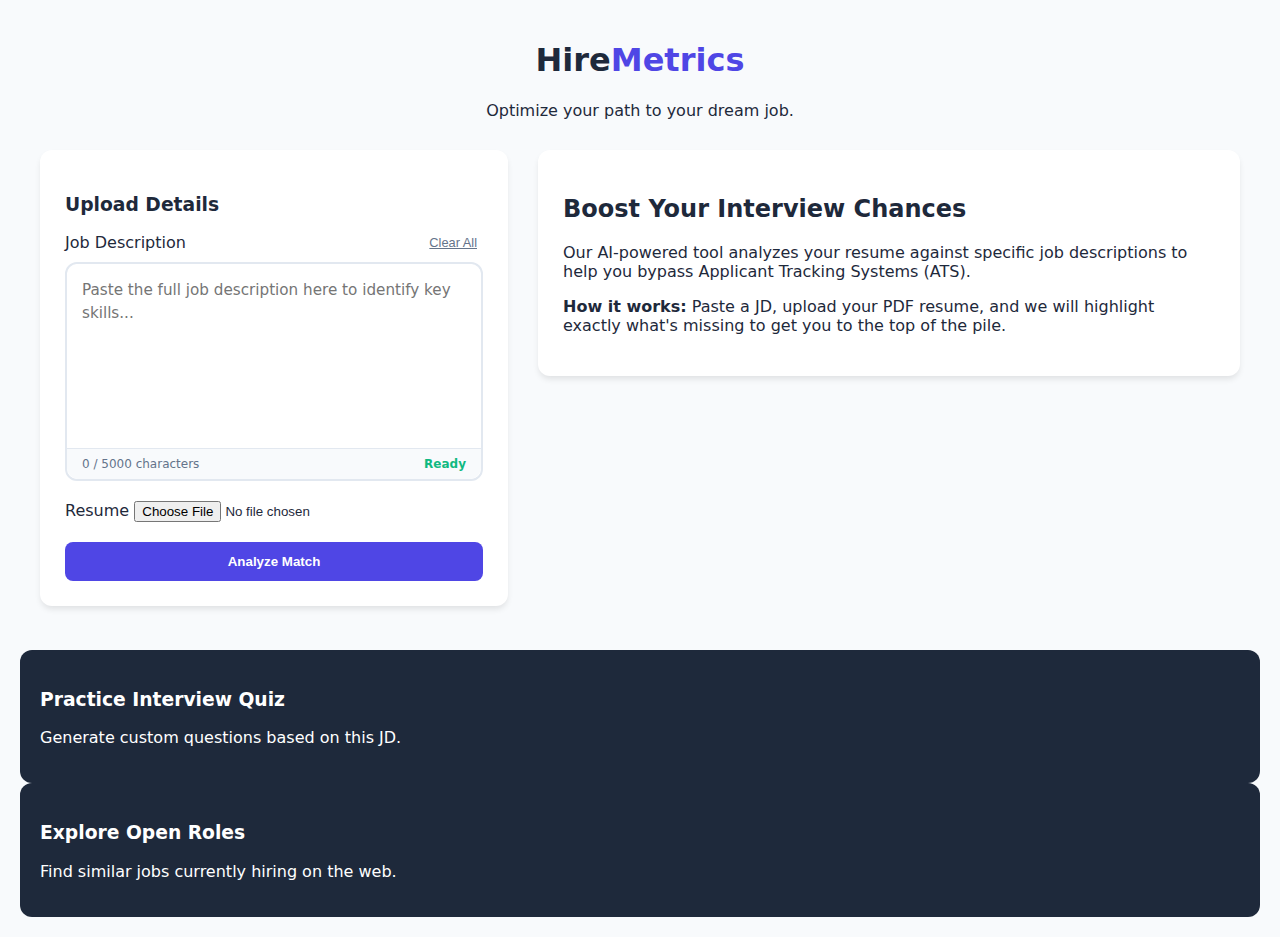
<file: index.html>
<!DOCTYPE html>
<html lang="en">
<head>
    <meta charset="UTF-8">
    <meta name="viewport" content="width=device-width, initial-scale=1.0">
    <title>CareerSync | Resume ATS Optimizer</title>
    <link rel="stylesheet" href="style.css">
</head>
<body>

    <header>
        <h1>Hire<span>Metrics</span></h1>
        <p>Optimize your path to your dream job.</p>
    </header>

    <main class="container">
        <section class="upload-section">
            <div class="card">
                <h3>Upload Details</h3>
                <div class="input-group">
                        
                    <div class="jd-wrapper">
                        <div class="jd-header">
                            <label for="jdInput">Job Description</label>
                            <button id="clearJd" class="text-btn">Clear All</button>
                        </div>
                        
                        <div class="textarea-container">
                            <textarea id="jdInput" placeholder="Paste the full job description here to identify key skills..." maxlength="5000"></textarea>
                            <div class="jd-footer">
                                <span id="charCount">0 / 5000 characters</span>
                                <span class="status-badge" id="jdStatus">Ready</span>
                            </div>
                        </div>
                    </div>
                </div>
                <div class="input-group">
                    <label>Resume</label>
                    <input type="file" id="resumeInput" accept=".pdf,.doc,.docx">
                </div>
                <button id="analyzeBtn" class="primary-btn">Analyze Match</button>
            </div>
        </section>

        <section class="display-section">
            <div id="initialContent" class="content-box">
                <h2>Boost Your Interview Chances</h2>
                <p>Our AI-powered tool analyzes your resume against specific job descriptions to help you bypass Applicant Tracking Systems (ATS).</p>
                <p><strong>How it works:</strong> Paste a JD, upload your PDF resume, and we will highlight exactly what's missing to get you to the top of the pile.</p>
            </div>

            <div id="resultsContent" class="content-box hidden">
                <h2>Analysis Results</h2>
                <div class="score-container">
                    <div class="circular-progress">
                        <span id="atsScore">0%</span>
                    </div>
                    <p>ATS Match Score</p>
                </div>
                
                <div class="results-grid">
                    <div class="res-item">
                        <h4>Missing Keywords</h4>
                        <ul id="missingKeywords"></ul>
                    </div>
                    <div class="res-item">
                        <h4>Suggestions</h4>
                        <p id="suggestionsText"></p>
                    </div>
                </div>
            </div>
        </section>
    </main>

    <footer class="bottom-links">
        <div class="link-card" onclick="window.location.href='quiz.html'">
            <h3>Practice Interview Quiz</h3>
            <p>Generate custom questions based on this JD.</p>
        </div>
        <div class="link-card" onclick="window.location.href='jobs.html'">
            <h3>Explore Open Roles</h3>
            <p>Find similar jobs currently hiring on the web.</p>
        </div>
    </footer>

    <script src="script.js"></script>
</body>
</html>
</file>
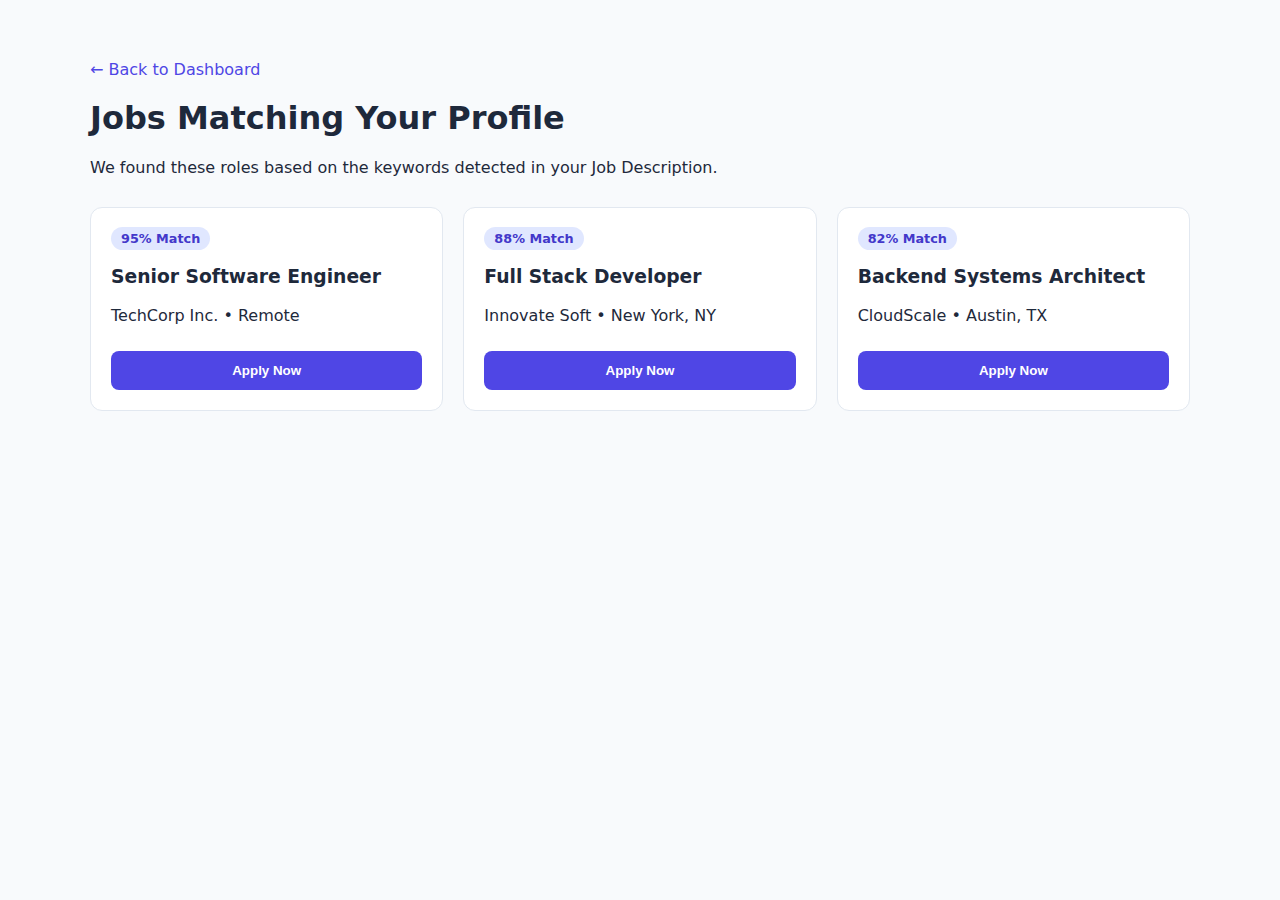
<file: jobs.html>
<!DOCTYPE html>
<html lang="en">
<head>
    <meta charset="UTF-8">
    <meta name="viewport" content="width=device-width, initial-scale=1.0">
    <title>Matching Jobs | CareerSync</title>
    <link rel="stylesheet" href="style.css">
    <style>
        .job-grid { display: grid; grid-template-columns: repeat(auto-fill, minmax(300px, 1fr)); gap: 20px; margin-top: 30px; }
        .job-card { background: white; padding: 20px; border-radius: 12px; border: 1px solid #e2e8f0; transition: 0.3s; }
        .job-card:hover { border-color: var(--primary); box-shadow: 0 5px 15px rgba(0,0,0,0.05); }
        .tag { background: #e0e7ff; color: #4338ca; padding: 4px 10px; border-radius: 20px; font-size: 0.8rem; font-weight: 600; }
    </style>
</head>
<body>

    <div style="max-width: 1100px; margin: 40px auto; padding: 0 20px;">
        <a href="index.html" style="text-decoration: none; color: var(--primary);">← Back to Dashboard</a>
        <h1 style="margin-top: 20px;">Jobs Matching Your Profile</h1>
        <p>We found these roles based on the keywords detected in your Job Description.</p>

        <div class="job-grid" id="jobList">
            <div class="job-card">
                <span class="tag">95% Match</span>
                <h3>Senior Software Engineer</h3>
                <p>TechCorp Inc. • Remote</p>
                <button class="primary-btn" style="margin-top: 10px;">Apply Now</button>
            </div>

            <div class="job-card">
                <span class="tag">88% Match</span>
                <h3>Full Stack Developer</h3>
                <p>Innovate Soft • New York, NY</p>
                <button class="primary-btn" style="margin-top: 10px;">Apply Now</button>
            </div>

            <div class="job-card">
                <span class="tag">82% Match</span>
                <h3>Backend Systems Architect</h3>
                <p>CloudScale • Austin, TX</p>
                <button class="primary-btn" style="margin-top: 10px;">Apply Now</button>
            </div>
        </div>
    </div>

</body>
</html>
</file>
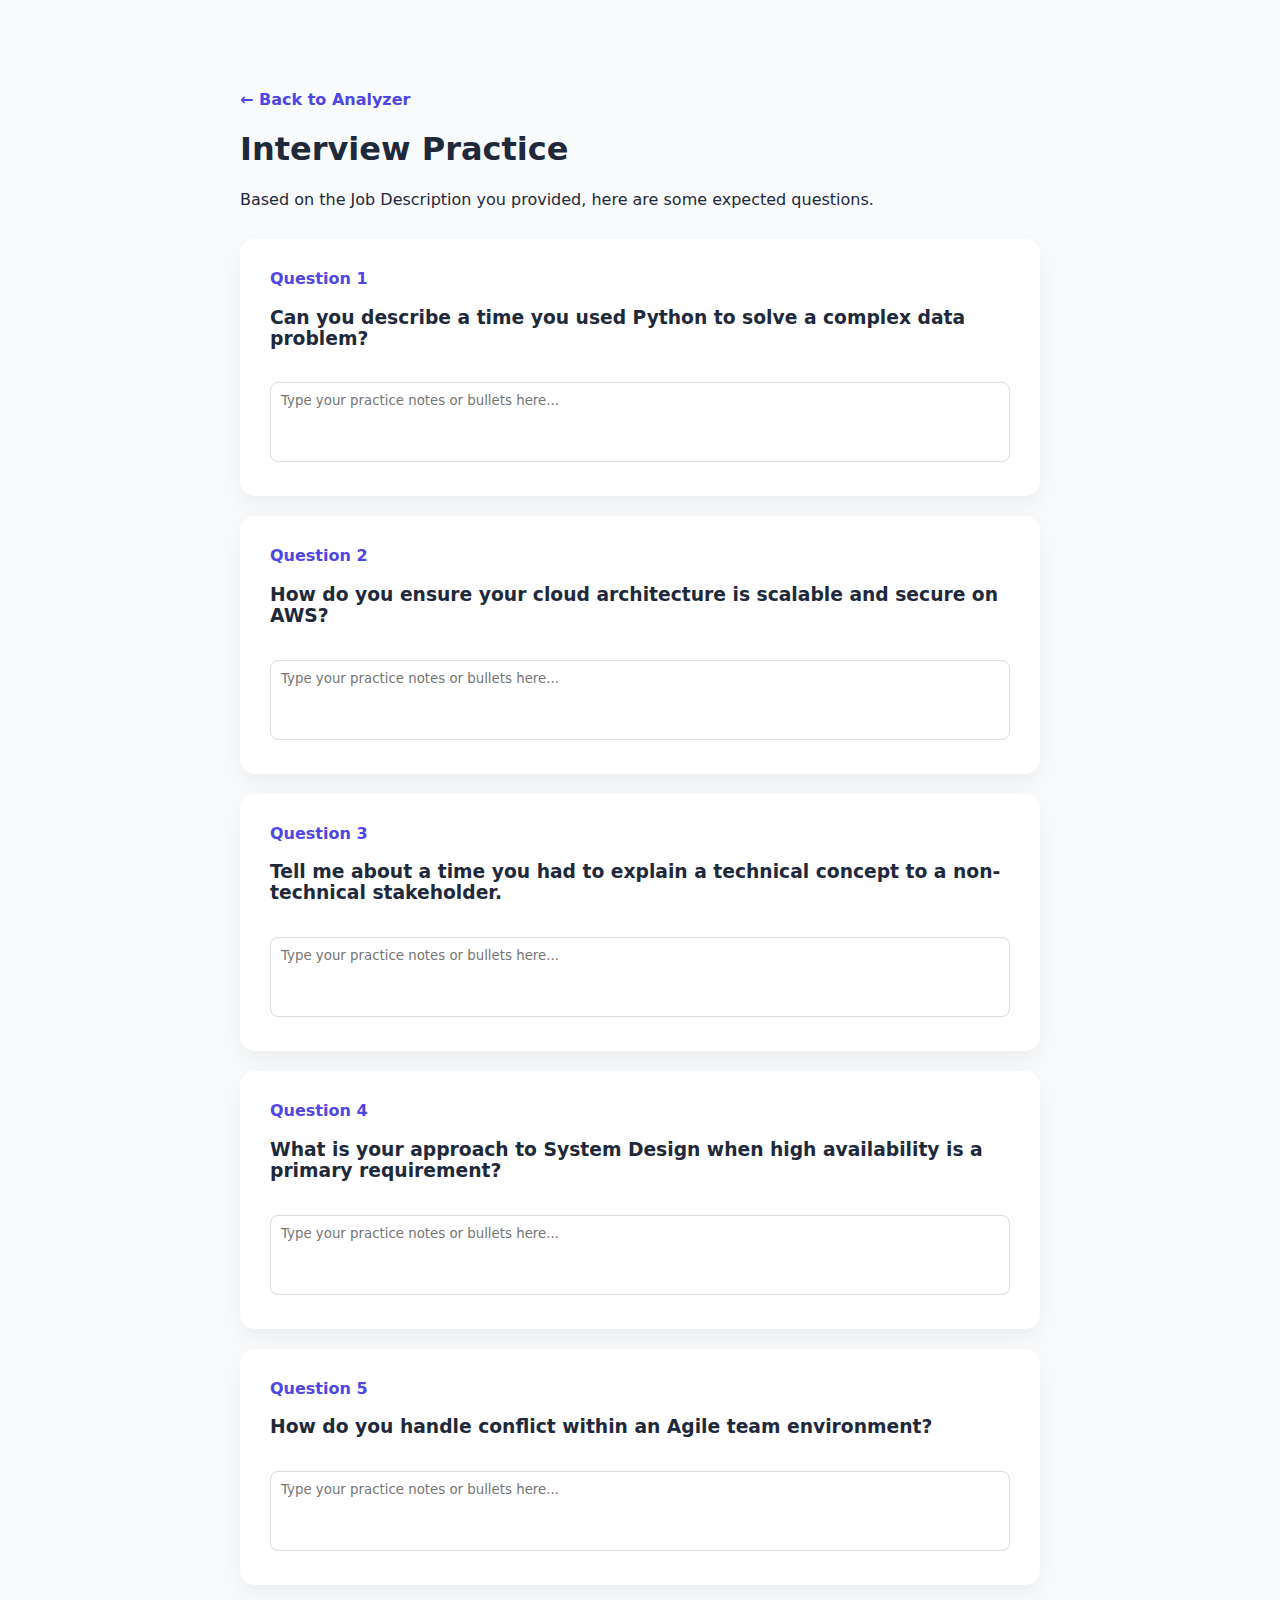
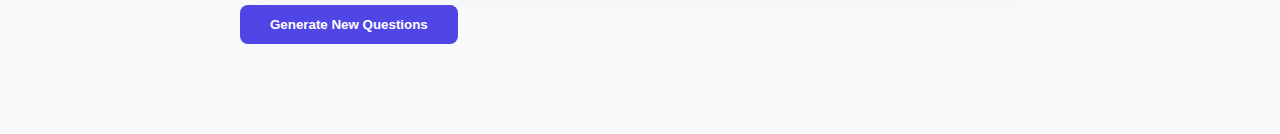
<file: quiz.html>
<!DOCTYPE html>
<html lang="en">
<head>
    <meta charset="UTF-8">
    <meta name="viewport" content="width=device-width, initial-scale=1.0">
    <title>Interview Prep | CareerSync</title>
    <link rel="stylesheet" href="style.css">
    <style>
        /* Specific styles for the Quiz Page */
        .quiz-container { max-width: 800px; margin: 50px auto; padding: 20px; }
        .question-card { 
            background: white; padding: 30px; border-radius: 15px; 
            box-shadow: 0 10px 25px rgba(0,0,0,0.05); margin-bottom: 20px;
        }
        .timer { color: var(--primary); font-weight: bold; margin-bottom: 10px; display: block; }
        .back-link { text-decoration: none; color: var(--primary); font-weight: 600; cursor: pointer; }
    </style>
</head>
<body>

    <div class="quiz-container">
        <a href="index.html" class="back-link">← Back to Analyzer</a>
        <header style="text-align: left; margin-top: 20px;">
            <h1>Interview Practice</h1>
            <p>Based on the Job Description you provided, here are some expected questions.</p>
        </header>

        <div id="quizContent">
            </div>

        <button onclick="generateNewQuestions()" class="primary-btn" style="width: auto; padding: 12px 30px;">
            Generate New Questions
        </button>
    </div>

    <script>
        const mockQuestions = [
            "Can you describe a time you used Python to solve a complex data problem?",
            "How do you ensure your cloud architecture is scalable and secure on AWS?",
            "Tell me about a time you had to explain a technical concept to a non-technical stakeholder.",
            "What is your approach to System Design when high availability is a primary requirement?",
            "How do you handle conflict within an Agile team environment?"
        ];

        function displayQuestions() {
            const container = document.getElementById('quizContent');
            container.innerHTML = ""; 

            mockQuestions.forEach((q, index) => {
                const card = document.createElement('div');
                card.className = 'question-card';
                card.innerHTML = `
                    <span class="timer">Question ${index + 1}</span>
                    <h3>${q}</h3>
                    <textarea placeholder="Type your practice notes or bullets here..." 
                              style="width: 100%; height: 80px; margin-top: 15px; border-radius: 8px; border: 1px solid #ddd; padding: 10px; font-family: inherit;"></textarea>
                `;
                container.appendChild(card);
            });
        }

        function generateNewQuestions() {
            // In a real app, this would call an AI API
            alert("Refreshing questions based on your JD analysis...");
            displayQuestions();
        }

        // Initialize
        displayQuestions();
    </script>
</body>
</html>
</file>
<file: style.css>
:root {
    --primary: #4f46e5;
    --bg: #f8fafc;
    --text: #1e293b;
    --card-bg: #ffffff;
}

body {
    font-family: 'Inter', system-ui, sans-serif;
    background-color: var(--bg);
    color: var(--text);
    margin: 0;
    padding: 20px;
}

header { text-align: center; margin-bottom: 30px; }
header span { color: var(--primary); }

.container {
    display: flex;
    gap: 30px;
    max-width: 1200px;
    margin: 0 auto;
    min-height: 500px;
}

/* Sidebar & Cards */
.upload-section { flex: 1; }
.display-section { flex: 1.5; }

.card, .content-box {
    background: var(--card-bg);
    padding: 25px;
    border-radius: 12px;
    box-shadow: 0 4px 6px -1px rgb(0 0 0 / 0.1);
}

.input-group { margin-bottom: 20px; }
textarea {
    width: 100%; height: 150px;
    padding: 10px; border: 1px solid #ddd;
    border-radius: 8px; resize: none;
    box-sizing: border-box;
}

.primary-btn {
    width: 100%; padding: 12px;
    background: var(--primary); color: white;
    border: none; border-radius: 8px;
    cursor: pointer; font-weight: bold;
    transition: opacity 0.2s;
}

.primary-btn:hover { opacity: 0.9; }

/* Results Styling */
.hidden { display: none; }

.score-container {
    text-align: center; margin: 20px 0;
}

.circular-progress {
    width: 100px; height: 100px;
    border-radius: 50%; border: 8px solid var(--primary);
    display: flex; align-items: center; justify-content: center;
    margin: 0 auto; font-size: 1.5rem; font-weight: bold;
}

.results-grid { display: grid; grid-template-columns: 1fr 1fr; gap: 15px; }
.res-item { background: #f1f5f9; padding: 15px; border-radius: 8px; }



.link-card {
    flex: 1; background: #1e293b; color: white;
    padding: 20px; border-radius: 12px; cursor: pointer;
    transition: transform 0.2s;
}

.link-card:hover { transform: translateY(-5px); background: #334155; }
.jd-wrapper {
    display: flex;
    flex-direction: column;
    gap: 10px;
}

.jd-header {
    display: flex;
    justify-content: space-between;
    align-items: center;
}

.text-btn {
    background: none;
    border: none;
    color: #64748b;
    font-size: 0.8rem;
    cursor: pointer;
    text-decoration: underline;
}

.textarea-container {
    position: relative;
    border: 2px solid #e2e8f0;
    border-radius: 12px;
    transition: all 0.3s ease;
    background: #fff;
}

/* Subtle glow when typing */
.textarea-container:focus-within {
    border-color: var(--primary);
    box-shadow: 0 0 0 4px rgba(79, 70, 229, 0.1);
}

textarea#jdInput {
    width: 100%;
    height: 180px;
    padding: 15px;
    border: none;
    border-radius: 12px;
    outline: none;
    font-family: inherit;
    font-size: 0.95rem;
    line-height: 1.5;
    resize: none;
    box-sizing: border-box;
    color: var(--text);
}

.jd-footer {
    display: flex;
    justify-content: space-between;
    padding: 8px 15px;
    background: #f8fafc;
    border-top: 1px solid #e2e8f0;
    border-radius: 0 0 12px 12px;
    font-size: 0.75rem;
    color: #64748b;
}

.status-badge {
    color: #10b981; /* Green color */
    font-weight: 600;
}

/* Add to style.css */
.spinner {
    border: 4px solid #f3f3f3; /* Light grey */
    border-top: 4px solid #4f46e5; /* Blue (Primary Color) */
    border-radius: 50%;
    width: 50px;
    height: 50px;
    animation: spin 1s linear infinite;
    margin: 0 auto 20px auto;
}

@keyframes spin {
    0% { transform: rotate(0deg); }
    100% { transform: rotate(360deg); }
}

.loading-container {
    text-align: center;
    padding: 40px;
    color: #64748b;
}

/* Ensure hidden class works with high specificity */
.hidden {
    display: none !important;
}

/* ===========================
   Mobile Responsive Styles
=========================== */
@media (max-width: 768px) {

    /* Stack sections vertically */
    .container {
        flex-direction: column;
        gap: 20px;
        padding: 0 10px;
    }

    /* Make both sections full width */
    .upload-section,
    .display-section {
        flex: 1;
        width: 100%;
    }

    /* Results grid becomes single column */
    .results-grid {
        grid-template-columns: 1fr;
    }

    /* Improve spacing on mobile */
    .card,
    .content-box {
        padding: 18px;
    }

    header h1 {
        font-size: 1.8rem;
    }

    textarea#jdInput {
        height: 150px;
    }
}
</file>
